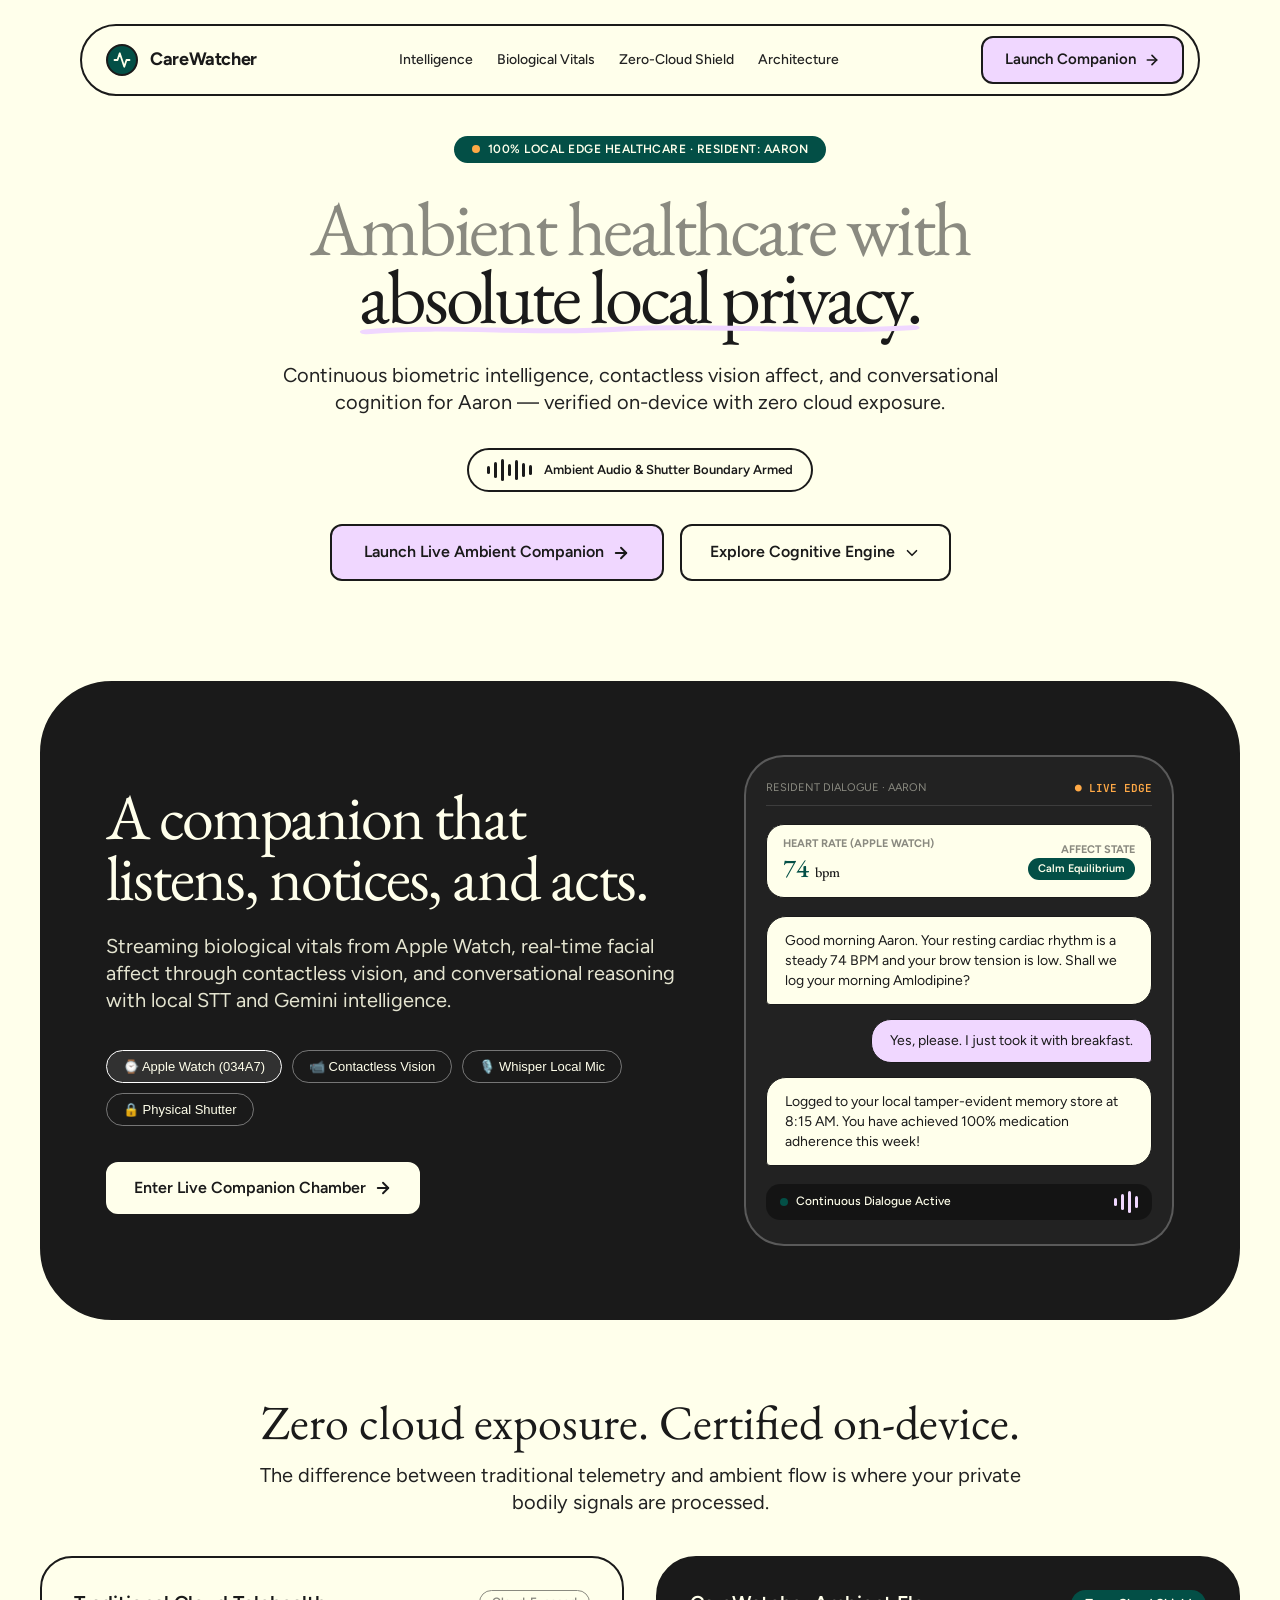
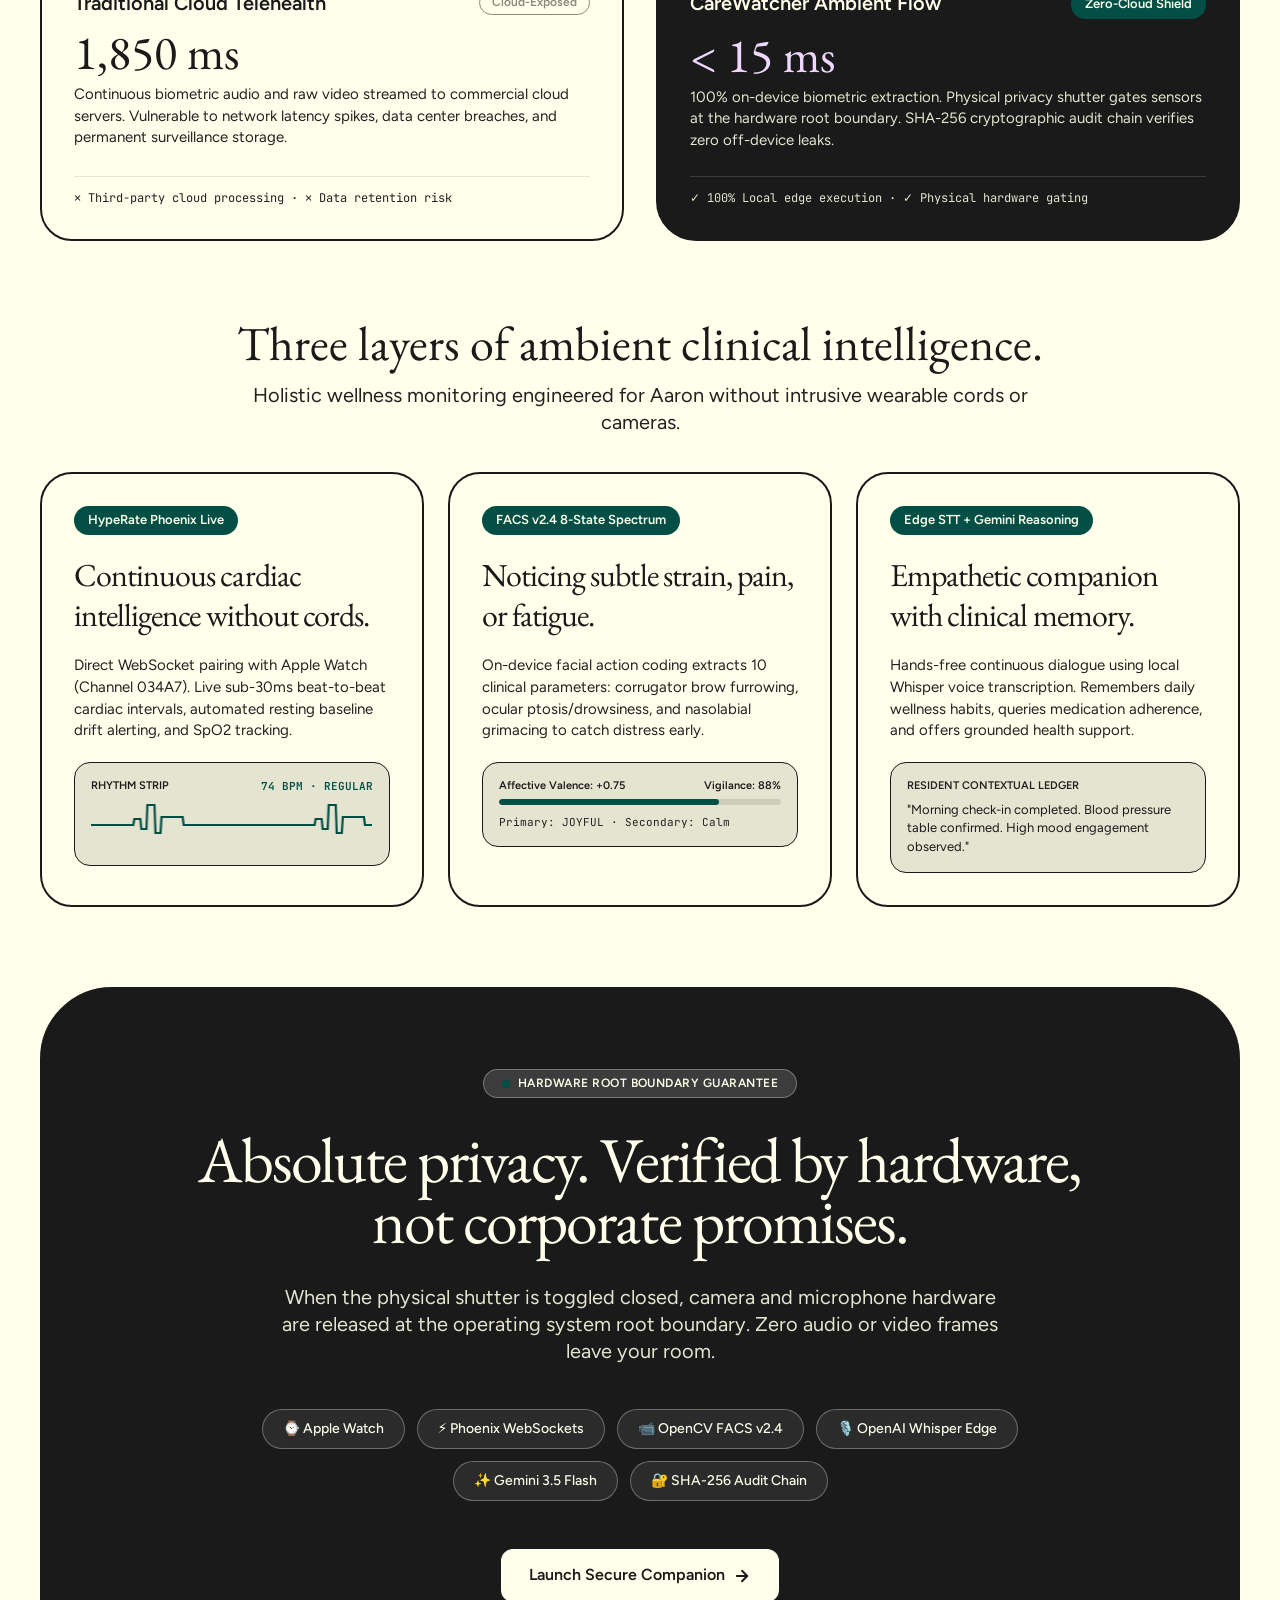
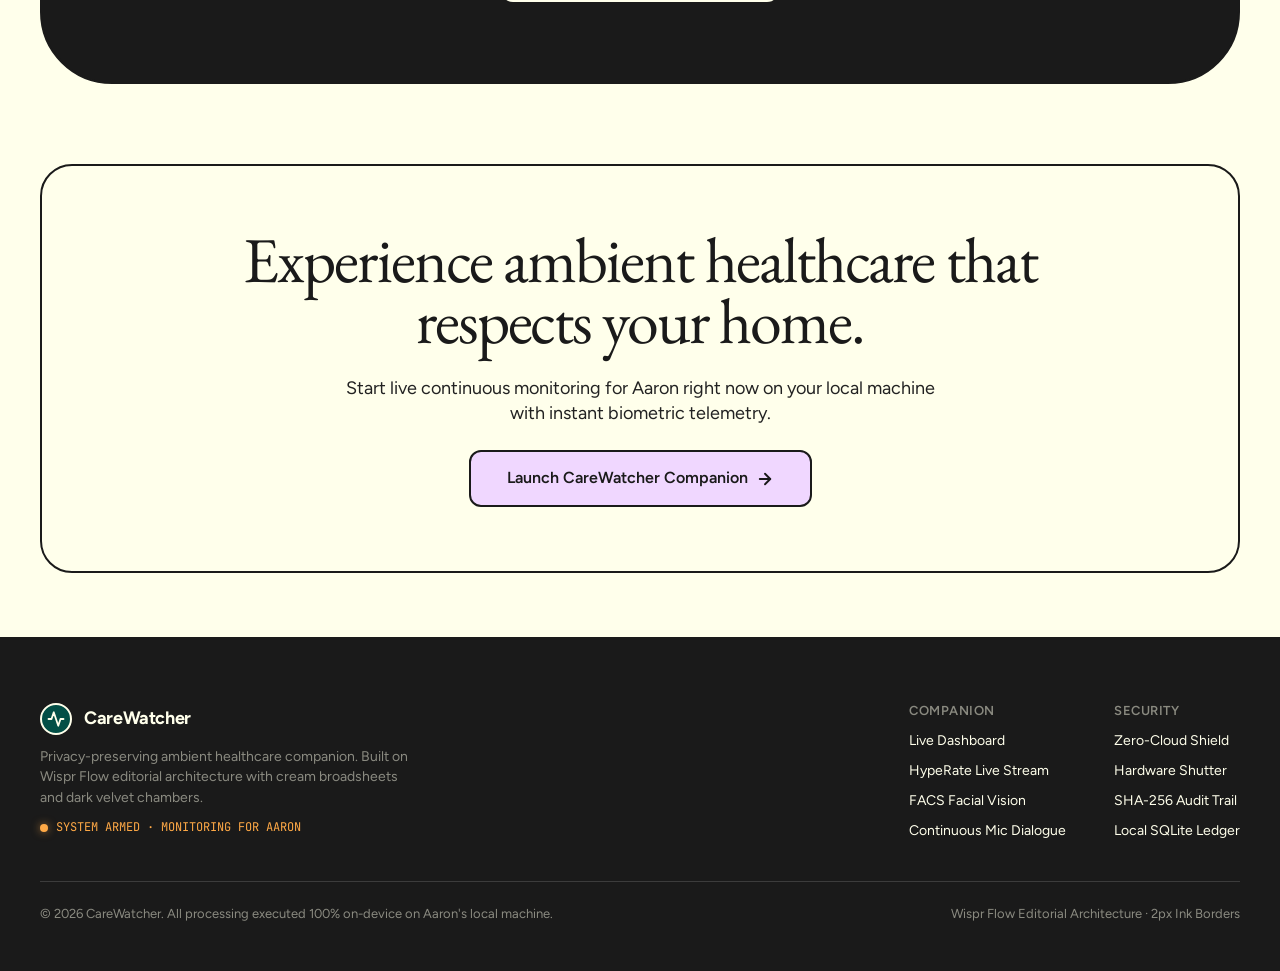
<file: web/landing.html>
<!DOCTYPE html>
<html lang="en">
<head>
  <meta charset="UTF-8">
  <meta name="viewport" content="width=device-width, initial-scale=1.0">
  <title>CareWatcher — Ambient Healthcare with Absolute Local Privacy</title>
  <meta name="description" content="Continuous biometric intelligence, contactless vision affect, and conversational cognition for Aaron — verified on-device with zero cloud exposure.">
  
  <!-- Google Fonts: EB Garamond, Figtree, JetBrains Mono -->
  <link rel="preconnect" href="https://fonts.googleapis.com">
  <link rel="preconnect" href="https://fonts.gstatic.com" crossorigin>
  <link href="https://fonts.googleapis.com/css2?family=EB+Garamond:ital,wght@0,400;0,500;1,400&family=Figtree:wght@400;500;600;700&family=JetBrains+Mono:wght@400;500;600&display=swap" rel="stylesheet">
  
  <link rel="stylesheet" href="landing.css">
</head>
<body>

  <!-- ── 1. Floating Navigation Pill ── -->
  <header class="nav-pill-wrapper">
    <nav class="floating-nav" aria-label="Main Navigation">
      <div class="brand-mark">
        <div class="brand-glyph" aria-hidden="true">
          <svg width="18" height="18" viewBox="0 0 24 24" fill="none" stroke="currentColor" stroke-width="2.4" stroke-linecap="round" stroke-linejoin="round">
            <path d="M22 12h-4l-3 9L9 3l-3 9H2"/>
          </svg>
        </div>
        <span>CareWatcher</span>
      </div>

      <div class="nav-links">
        <a href="#cognition" class="nav-link">Intelligence</a>
        <a href="#vitals" class="nav-link">Biological Vitals</a>
        <a href="#privacy" class="nav-link">Zero-Cloud Shield</a>
        <a href="#comparison" class="nav-link">Architecture</a>
      </div>

      <div class="nav-actions">
        <a href="/dashboard" class="btn-cta-primary" id="navCtaBtn">
          <span>Launch Companion</span>
          <svg width="16" height="16" viewBox="0 0 24 24" fill="none" stroke="currentColor" stroke-width="2.5" stroke-linecap="round" stroke-linejoin="round">
            <line x1="5" y1="12" x2="19" y2="12"></line>
            <polyline points="12 5 19 12 12 19"></polyline>
          </svg>
        </a>
      </div>
    </nav>
  </header>

  <main class="landing-wrap">

    <!-- ── 2. Hero Section (Cream Broadsheet) ── -->
    <section class="hero-section" aria-labelledby="heroHeadline">
      <div class="eyebrow-pill">
        <span class="eyebrow-dot" aria-hidden="true"></span>
        <span>100% Local Edge Healthcare · Resident: Aaron</span>
      </div>

      <!-- Two-Tone Display Headline: Fog Gray -> Vast Ink -->
      <h1 class="hero-display-headline" id="heroHeadline">
        <span class="headline-dim">Ambient healthcare with</span><br>
        <span class="headline-ink">
          <span class="headline-accent-wrap">
            absolute local privacy.
            <!-- Hand-drawn lavender SVG squiggle underline -->
            <svg class="squiggle-svg" viewBox="0 0 320 20" fill="none" xmlns="http://www.w3.org/2000/svg" preserveAspectRatio="none">
              <path d="M4 14C50 4 100 18 150 10C200 4 260 16 316 8" stroke="#f0d7ff" stroke-width="7" stroke-linecap="round" stroke-linejoin="round"/>
            </svg>
          </span>
        </span>
      </h1>

      <p class="hero-sub">
        Continuous biometric intelligence, contactless vision affect, and conversational cognition for Aaron — verified on-device with zero cloud exposure.
      </p>

      <!-- Waveform Visualizer Pill -->
      <div class="waveform-pill" aria-label="Real-time acoustic audio sensor ready">
        <div class="waveform-bars" aria-hidden="true">
          <span class="waveform-bar"></span>
          <span class="waveform-bar"></span>
          <span class="waveform-bar"></span>
          <span class="waveform-bar"></span>
          <span class="waveform-bar"></span>
          <span class="waveform-bar"></span>
          <span class="waveform-bar"></span>
        </div>
        <span class="waveform-label">Ambient Audio & Shutter Boundary Armed</span>
      </div>

      <div class="hero-actions">
        <a href="/dashboard" class="btn-cta-primary" style="padding: 16px 32px; font-size: 16px;">
          <span>Launch Live Ambient Companion</span>
          <svg width="18" height="18" viewBox="0 0 24 24" fill="none" stroke="currentColor" stroke-width="2.5" stroke-linecap="round" stroke-linejoin="round">
            <line x1="5" y1="12" x2="19" y2="12"></line>
            <polyline points="12 5 19 12 12 19"></polyline>
          </svg>
        </a>
        <a href="#cognition" class="btn-outlined-cream" style="padding: 16px 28px; font-size: 16px;">
          <span>Explore Cognitive Engine</span>
          <svg width="18" height="18" viewBox="0 0 24 24" fill="none" stroke="currentColor" stroke-width="2.2" stroke-linecap="round" stroke-linejoin="round">
            <polyline points="6 9 12 15 18 9"></polyline>
          </svg>
        </a>
      </div>
    </section>

    <!-- ── 3. Dark Velvet Feature Chamber (Section 1) ── -->
    <section class="dark-chamber" id="cognition" aria-labelledby="chamber1Heading">
      <div class="feature-chamber-grid">
        <div class="chamber-copy">
          <h2 class="chamber-heading" id="chamber1Heading">
            A companion that listens, notices, and acts.
          </h2>
          <p class="chamber-sub">
            Streaming biological vitals from Apple Watch, real-time facial affect through contactless vision, and conversational reasoning with local STT and Gemini intelligence.
          </p>

          <!-- Platform Selector Row -->
          <div class="platform-pill-row" role="tablist">
            <button class="platform-pill active" onclick="switchMockup('watch')">
              <span>⌚ Apple Watch (034A7)</span>
            </button>
            <button class="platform-pill" onclick="switchMockup('vision')">
              <span>📹 Contactless Vision</span>
            </button>
            <button class="platform-pill" onclick="switchMockup('voice')">
              <span>🎙️ Whisper Local Mic</span>
            </button>
            <button class="platform-pill" onclick="switchMockup('shutter')">
              <span>🔒 Physical Shutter</span>
            </button>
          </div>

          <a href="/dashboard" class="btn-chamber-light">
            <span>Enter Live Companion Chamber</span>
            <svg width="18" height="18" viewBox="0 0 24 24" fill="none" stroke="currentColor" stroke-width="2.5" stroke-linecap="round" stroke-linejoin="round">
              <line x1="5" y1="12" x2="19" y2="12"></line>
              <polyline points="12 5 19 12 12 19"></polyline>
            </svg>
          </a>
        </div>

        <!-- Flat Phone Mockup (Illustration) -->
        <div class="phone-mockup" aria-label="CareWatcher Live Dialogue Demonstration">
          <div class="mockup-top-bar">
            <span>RESIDENT DIALOGUE · AARON</span>
            <span style="color: var(--color-ember-glow); font-family: var(--font-mono); font-weight: 600;">● LIVE EDGE</span>
          </div>

          <div class="mockup-vitals-card">
            <div>
              <div style="font-size: 11px; font-weight: 700; text-transform: uppercase; color: var(--color-fog);">Heart Rate (Apple Watch)</div>
              <div class="vitals-stat-big" id="mockupBpm">74 <span style="font-size: 14px; color: var(--color-vast-ink);">bpm</span></div>
            </div>
            <div style="text-align: right;">
              <div style="font-size: 11px; font-weight: 700; text-transform: uppercase; color: var(--color-fog);">Affect State</div>
              <span class="badge-teal-status" style="font-size: 11px; padding: 4px 10px;">Calm Equilibrium</span>
            </div>
          </div>

          <div class="mockup-chat-body" id="mockupChat">
            <div class="chat-bubble-cream">
              Good morning Aaron. Your resting cardiac rhythm is a steady 74 BPM and your brow tension is low. Shall we log your morning Amlodipine?
            </div>
            <div class="chat-bubble-user">
              Yes, please. I just took it with breakfast.
            </div>
            <div class="chat-bubble-cream">
              Logged to your local tamper-evident memory store at 8:15 AM. You have achieved 100% medication adherence this week!
            </div>
          </div>

          <!-- Bottom Waveform In Mockup -->
          <div style="display: flex; align-items: center; justify-content: space-between; background: rgba(0,0,0,0.4); border-radius: 14px; padding: 10px 14px;">
            <div style="display: flex; align-items: center; gap: 8px;">
              <span style="width: 8px; height: 8px; border-radius: 50%; background: var(--color-forest-ink);"></span>
              <span style="font-size: 12px; color: var(--color-lumen-cream); font-weight: 500;">Continuous Dialogue Active</span>
            </div>
            <div class="waveform-bars" style="height: 16px;">
              <span class="waveform-bar" style="background: var(--color-lavender-whisper);"></span>
              <span class="waveform-bar" style="background: var(--color-lavender-whisper);"></span>
              <span class="waveform-bar" style="background: var(--color-lavender-whisper);"></span>
              <span class="waveform-bar" style="background: var(--color-lavender-whisper);"></span>
            </div>
          </div>
        </div>
      </div>
    </section>

    <!-- ── 4. Comparison Card Pair (Section 2) ── -->
    <section class="comparison-section" id="comparison" aria-labelledby="compHeading">
      <div class="section-editorial-header">
        <h2 class="section-editorial-title" id="compHeading">
          Zero cloud exposure. Certified on-device.
        </h2>
        <p class="section-editorial-sub">
          The difference between traditional telemetry and ambient flow is where your private bodily signals are processed.
        </p>
      </div>

      <div class="comparison-grid">
        <!-- Left: Standard Cream Card -->
        <article class="content-card-cream">
          <div>
            <div class="card-top">
              <h3 class="card-title-lg">Traditional Cloud Telehealth</h3>
              <span style="font-size: 12px; font-weight: 600; color: var(--color-fog); border: 1.5px solid var(--color-fog); border-radius: 9999px; padding: 4px 12px;">Cloud-Exposed</span>
            </div>
            <div class="stat-giant">1,850 ms</div>
            <p class="card-desc">
              Continuous biometric audio and raw video streamed to commercial cloud servers. Vulnerable to network latency spikes, data center breaches, and permanent surveillance storage.
            </p>
          </div>
          <div style="font-family: var(--font-mono); font-size: 12px; color: var(--color-charcoal); border-top: 1px solid var(--color-lumen-stone); padding-top: 14px;">
            ✕ Third-party cloud processing · ✕ Data retention risk
          </div>
        </article>

        <!-- Right: Inset Dark Card -->
        <article class="content-card-dark">
          <div>
            <div class="card-top">
              <h3 class="card-title-lg" style="color: var(--color-lumen-cream);">CareWatcher Ambient Flow</h3>
              <span class="badge-teal-status">Zero-Cloud Shield</span>
            </div>
            <div class="stat-giant" style="color: var(--color-lavender-whisper);">< 15 ms</div>
            <p class="card-desc">
              100% on-device biometric extraction. Physical privacy shutter gates sensors at the hardware root boundary. SHA-256 cryptographic audit chain verifies zero off-device leaks.
            </p>
          </div>
          <div style="font-family: var(--font-mono); font-size: 12px; color: var(--color-lumen-stone); border-top: 1px solid rgba(255,255,255,0.15); padding-top: 14px;">
            ✓ 100% Local edge execution · ✓ Physical hardware gating
          </div>
        </article>
      </div>
    </section>

    <!-- ── 5. Interactive 3-Pillar Clinical Feature Grid ── -->
    <section class="pillars-section" id="vitals" aria-labelledby="pillarsHeading">
      <div class="section-editorial-header" style="margin-bottom: 36px;">
        <h2 class="section-editorial-title" id="pillarsHeading">
          Three layers of ambient clinical intelligence.
        </h2>
        <p class="section-editorial-sub">
          Holistic wellness monitoring engineered for Aaron without intrusive wearable cords or cameras.
        </p>
      </div>

      <div class="pillars-grid">
        <!-- Pillar 1: Biological Vitals -->
        <article class="pillar-card">
          <span class="badge-teal-status">HypeRate Phoenix Live</span>
          <h3 class="pillar-heading">Continuous cardiac intelligence without cords.</h3>
          <p class="pillar-desc">
            Direct WebSocket pairing with Apple Watch (Channel 034A7). Live sub-30ms beat-to-beat cardiac intervals, automated resting baseline drift alerting, and SpO2 tracking.
          </p>

          <div class="pillar-widget">
            <div style="display: flex; justify-content: space-between; font-size: 11px; font-weight: 600; text-transform: uppercase;">
              <span>Rhythm Strip</span>
              <span style="color: var(--color-forest-ink); font-family: var(--font-mono);">74 BPM · Regular</span>
            </div>
            <canvas id="cardiacPreviewCanvas" width="280" height="48" class="live-cardiac-canvas-preview"></canvas>
          </div>
        </article>

        <!-- Pillar 2: Contactless Facial Affect -->
        <article class="pillar-card">
          <span class="badge-teal-status">FACS v2.4 8-State Spectrum</span>
          <h3 class="pillar-heading">Noticing subtle strain, pain, or fatigue.</h3>
          <p class="pillar-desc">
            On-device facial action coding extracts 10 clinical parameters: corrugator brow furrowing, ocular ptosis/drowsiness, and nasolabial grimacing to catch distress early.
          </p>

          <div class="pillar-widget" style="gap: 6px;">
            <div style="display: flex; justify-content: space-between; font-size: 11px; font-weight: 600;">
              <span>Affective Valence: +0.75</span>
              <span>Vigilance: 88%</span>
            </div>
            <div style="width: 100%; height: 6px; background: rgba(0,0,0,0.1); border-radius: 9999px; overflow: hidden;">
              <div style="width: 78%; height: 100%; background: var(--color-forest-ink); border-radius: 9999px;"></div>
            </div>
            <div style="font-size: 11px; color: var(--color-charcoal); font-family: var(--font-mono); margin-top: 4px;">
              Primary: JOYFUL · Secondary: Calm
            </div>
          </div>
        </article>

        <!-- Pillar 3: Conversational Cognition -->
        <article class="pillar-card">
          <span class="badge-teal-status">Edge STT + Gemini Reasoning</span>
          <h3 class="pillar-heading">Empathetic companion with clinical memory.</h3>
          <p class="pillar-desc">
            Hands-free continuous dialogue using local Whisper voice transcription. Remembers daily wellness habits, queries medication adherence, and offers grounded health support.
          </p>

          <div class="pillar-widget">
            <div style="font-size: 11px; font-weight: 600; text-transform: uppercase; color: var(--color-charcoal);">
              Resident Contextual Ledger
            </div>
            <div style="font-size: 13px; font-family: var(--font-figtree); color: var(--color-vast-ink); line-height: 1.4;">
              "Morning check-in completed. Blood pressure table confirmed. High mood engagement observed."
            </div>
          </div>
        </article>
      </div>
    </section>

    <!-- ── 6. Dark Velvet Security Chamber (Section 4) ── -->
    <section class="security-chamber" id="privacy" aria-labelledby="privacyHeading">
      <div class="eyebrow-pill" style="background: rgba(255,255,255,0.15); border: 1px solid rgba(255,255,255,0.3);">
        <span class="eyebrow-dot" style="background: var(--color-forest-ink);"></span>
        <span>Hardware Root Boundary Guarantee</span>
      </div>

      <h2 class="security-chamber-heading" id="privacyHeading">
        Absolute privacy. Verified by hardware, not corporate promises.
      </h2>
      <p class="security-chamber-sub">
        When the physical shutter is toggled closed, camera and microphone hardware are released at the operating system root boundary. Zero audio or video frames leave your room.
      </p>

      <!-- Works Everywhere Integration Parade -->
      <div class="integration-parade" aria-label="Supported local integrations">
        <div class="integration-chip">
          <span>⌚ Apple Watch</span>
        </div>
        <div class="integration-chip">
          <span>⚡ Phoenix WebSockets</span>
        </div>
        <div class="integration-chip">
          <span>📹 OpenCV FACS v2.4</span>
        </div>
        <div class="integration-chip">
          <span>🎙️ OpenAI Whisper Edge</span>
        </div>
        <div class="integration-chip">
          <span>✨ Gemini 3.5 Flash</span>
        </div>
        <div class="integration-chip">
          <span>🔐 SHA-256 Audit Chain</span>
        </div>
      </div>

      <div style="margin-top: 16px;">
        <a href="/dashboard" class="btn-chamber-light">
          <span>Launch Secure Companion</span>
          <svg width="18" height="18" viewBox="0 0 24 24" fill="none" stroke="currentColor" stroke-width="2.5" stroke-linecap="round" stroke-linejoin="round">
            <line x1="5" y1="12" x2="19" y2="12"></line>
            <polyline points="12 5 19 12 12 19"></polyline>
          </svg>
        </a>
      </div>
    </section>

    <!-- ── 7. Editorial CTA Band ── -->
    <section class="editorial-cta-band" aria-labelledby="editorialCtaTitle">
      <h2 class="editorial-cta-title" id="editorialCtaTitle">
        Experience ambient healthcare that respects your home.
      </h2>
      <p style="font-size: 18px; color: var(--color-charcoal); max-width: 600px; line-height: 1.4;">
        Start live continuous monitoring for Aaron right now on your local machine with instant biometric telemetry.
      </p>
      <div style="display: flex; gap: 16px; flex-wrap: wrap; justify-content: center;">
        <a href="/dashboard" class="btn-cta-primary" style="padding: 16px 36px; font-size: 16px;">
          <span>Launch CareWatcher Companion</span>
          <svg width="18" height="18" viewBox="0 0 24 24" fill="none" stroke="currentColor" stroke-width="2.5" stroke-linecap="round" stroke-linejoin="round">
            <line x1="5" y1="12" x2="19" y2="12"></line>
            <polyline points="12 5 19 12 12 19"></polyline>
          </svg>
        </a>
      </div>
    </section>

  </main>

  <!-- ── 8. Full-Width Dark Band Footer ── -->
  <footer class="dark-footer">
    <div class="footer-inner">
      <div class="footer-top">
        <div class="footer-brand-col">
          <div class="brand-mark" style="color: var(--color-lumen-cream);">
            <div class="brand-glyph" style="background: var(--color-forest-ink); color: var(--color-lumen-cream); border: 2px solid var(--color-lumen-cream);">
              <svg width="18" height="18" viewBox="0 0 24 24" fill="none" stroke="currentColor" stroke-width="2.4" stroke-linecap="round" stroke-linejoin="round">
                <path d="M22 12h-4l-3 9L9 3l-3 9H2"/>
              </svg>
            </div>
            <span>CareWatcher</span>
          </div>
          <p style="font-size: 14px; color: var(--color-fog); line-height: 1.45;">
            Privacy-preserving ambient healthcare companion. Built on Wispr Flow editorial architecture with cream broadsheets and dark velvet chambers.
          </p>
          <div class="footer-status-tag">
            <span class="footer-dot"></span>
            <span>SYSTEM ARMED · MONITORING FOR AARON</span>
          </div>
        </div>

        <div class="footer-links-grid">
          <div class="footer-col">
            <span class="footer-col-title">Companion</span>
            <a href="/dashboard" class="footer-link">Live Dashboard</a>
            <a href="/dashboard" class="footer-link">HypeRate Live Stream</a>
            <a href="/dashboard" class="footer-link">FACS Facial Vision</a>
            <a href="/dashboard" class="footer-link">Continuous Mic Dialogue</a>
          </div>

          <div class="footer-col">
            <span class="footer-col-title">Security</span>
            <a href="#privacy" class="footer-link">Zero-Cloud Shield</a>
            <a href="#privacy" class="footer-link">Hardware Shutter</a>
            <a href="/dashboard" class="footer-link">SHA-256 Audit Trail</a>
            <a href="/dashboard" class="footer-link">Local SQLite Ledger</a>
          </div>
        </div>
      </div>

      <div class="footer-bottom">
        <span>© 2026 CareWatcher. All processing executed 100% on-device on Aaron's local machine.</span>
        <span>Wispr Flow Editorial Architecture · 2px Ink Borders</span>
      </div>
    </div>
  </footer>

  <!-- ── Interactive Script for Landing Page (ECG Canvas, Mockup Switcher) ── -->
  <script>
    // 1. Interactive Cardiac Rhythm Canvas Preview
    const canvas = document.getElementById("cardiacPreviewCanvas");
    if (canvas) {
      const ctx = canvas.getContext("2d");
      let offset = 0;
      function drawCardiac() {
        ctx.fillStyle = "#e4e4d0";
        ctx.fillRect(0, 0, canvas.width, canvas.height);
        
        ctx.strokeStyle = "#034f46";
        ctx.lineWidth = 2.2;
        ctx.beginPath();
        
        const w = canvas.width;
        const h = canvas.height;
        const midY = h / 2;
        
        for (let x = 0; x < w; x++) {
          const t = (x + offset) % 180;
          let y = midY;
          if (t > 70 && t < 78) {
            y = midY - 6; // P wave
          } else if (t >= 78 && t < 84) {
            y = midY + 4; // Q wave
          } else if (t >= 84 && t < 92) {
            y = midY - 20; // R peak
          } else if (t >= 92 && t < 98) {
            y = midY + 8; // S wave
          } else if (t >= 98 && t < 120) {
            y = midY - 8; // T wave
          }
          if (x === 0) ctx.moveTo(x, y);
          else ctx.lineTo(x, y);
        }
        ctx.stroke();
        offset = (offset + 2) % 180;
        requestAnimationFrame(drawCardiac);
      }
      drawCardiac();
    }

    // 2. Platform Mockup Tab Switcher
    function switchMockup(tab) {
      const pills = document.querySelectorAll('.platform-pill');
      pills.forEach(p => p.classList.remove('active'));
      event.currentTarget.classList.add('active');

      const chat = document.getElementById("mockupChat");
      const bpm = document.getElementById("mockupBpm");
      if (!chat) return;

      if (tab === 'watch') {
        if (bpm) bpm.innerHTML = '74 <span style="font-size: 14px; color: var(--color-vast-ink);">bpm</span>';
        chat.innerHTML = `
          <div class="chat-bubble-cream">Good morning Aaron. Your resting cardiac rhythm is a steady 74 BPM and your brow tension is low. Shall we log your morning Amlodipine?</div>
          <div class="chat-bubble-user">Yes, please. I just took it with breakfast.</div>
          <div class="chat-bubble-cream">Logged to your local tamper-evident memory store at 8:15 AM. You have achieved 100% medication adherence this week!</div>
        `;
      } else if (tab === 'vision') {
        if (bpm) bpm.innerHTML = '92% <span style="font-size: 14px; color: var(--color-vast-ink);">valence</span>';
        chat.innerHTML = `
          <div class="chat-bubble-cream">Resident Aaron detected. FACS v2.4 affect scan: Smile score 84%, corrugator brow tension low (relaxed), ocular aperture 85% (alert).</div>
          <div class="chat-bubble-user">I'm feeling very refreshed after my morning walk.</div>
          <div class="chat-bubble-cream">Delighted to hear that, Aaron! Your positive affect trend has been stable for 4 consecutive hours.</div>
        `;
      } else if (tab === 'voice') {
        if (bpm) bpm.innerHTML = '0 <span style="font-size: 14px; color: var(--color-vast-ink);">cloud ms</span>';
        chat.innerHTML = `
          <div class="chat-bubble-cream">Local Whisper model listening continuously. Hands-free speech recognition active with zero external audio transmission.</div>
          <div class="chat-bubble-user">CareWatcher, what is my schedule for today?</div>
          <div class="chat-bubble-cream">At 2:30 PM you have a garden walk scheduled, followed by your afternoon hydration reminder.</div>
        `;
      } else if (tab === 'shutter') {
        if (bpm) bpm.innerHTML = 'GATED <span style="font-size: 14px; color: var(--color-vast-ink);">root</span>';
        chat.innerHTML = `
          <div class="chat-bubble-cream" style="border-color: var(--color-ember-glow);">🔒 Physical Privacy Shutter engaged. Camera sensor powered down at hardware root boundary. Zero frames captured.</div>
          <div class="chat-bubble-user">Safe to rest now.</div>
          <div class="chat-bubble-cream">Shutter state confirmed CLOSED. Your privacy boundary is fully locked on-device.</div>
        `;
      }
    }
  </script>
</body>
</html>
</file>
<file: web/landing.css>
/* ═══════════════════════════════════════════════════════════════════
   CareWatcher — Wispr Flow Design System (Landing Page)
   Theme: Mixed (Cream Broadsheet, Dark Velvet Chambers)
   ═══════════════════════════════════════════════════════════════════ */

:root {
  /* ── Colors ── */
  --color-lavender-whisper: #f0d7ff; /* Primary CTA fill, accent surfaces */
  --color-forest-ink: #034f46;       /* Secondary brand surface, teal pill badges */
  --color-ember-glow: #ffa946;       /* Live/active state accent */
  --color-vast-ink: #1a1a1a;         /* Primary text, button borders, dark sections */
  --color-lumen-cream: #ffffeb;      /* Dominant page canvas, card surfaces, button fills */
  --color-lumen-stone: #e4e4d0;      /* Subtle borders, nav pill background, dividers */
  --color-fog: #8a8a80;              /* Muted captions, helper text */
  --color-charcoal: #222222;         /* Secondary button text */
  --color-pure-white: #ffffff;       /* Badge borders on dark surfaces */

  /* ── Typography — Font Families ── */
  --font-eb-garamond: 'EB Garamond', Cormorant Garamond, Georgia, serif;
  --font-figtree: 'Figtree', ui-sans-serif, system-ui, -apple-system, sans-serif;
  --font-mono: 'JetBrains Mono', ui-monospace, monospace;

  /* ── Typography — Scale ── */
  --text-caption: 14px;
  --leading-caption: 1.3;
  --text-body-sm: 16px;
  --leading-body-sm: 1.3;
  --text-body: 20px;
  --leading-body: 1.35;
  --text-subheading: 24px;
  --leading-subheading: 1.3;
  --text-heading-sm: 32px;
  --leading-heading-sm: 1.25;
  --tracking-heading-sm: -0.96px;
  --text-heading: 48px;
  --leading-heading: 0.95;
  --text-heading-lg: 64px;
  --leading-heading-lg: 0.95;
  --tracking-heading-lg: -1.92px;
  --text-display: clamp(48px, 6vw, 110px);
  --leading-display: 0.88;
  --tracking-display: -3.2px;

  /* ── Spacing ── */
  --spacing-8: 8px;
  --spacing-16: 16px;
  --spacing-24: 24px;
  --spacing-32: 32px;
  --spacing-40: 40px;
  --spacing-48: 48px;
  --spacing-56: 56px;
  --spacing-64: 64px;
  --spacing-80: 80px;
  --spacing-96: 96px;
  --spacing-128: 128px;

  /* ── Border Radius ── */
  --radius-cards: 32px;
  --radius-badges: 9999px;
  --radius-inputs: 12px;
  --radius-buttons: 12px;
  --radius-sections: 64px;
  --radius-dark-chamber: 72px;

  /* ── Signatures ── */
  --border-ink: 2px solid var(--color-vast-ink);
  --border-cream: 2px solid var(--color-lumen-cream);
  --border-stone: 1.5px solid var(--color-lumen-stone);
}

*, *::before, *::after {
  box-sizing: border-box;
  margin: 0;
  padding: 0;
}

html {
  scroll-behavior: smooth;
  background-color: var(--color-lumen-cream);
}

body {
  background-color: var(--color-lumen-cream);
  color: var(--color-vast-ink);
  font-family: var(--font-figtree);
  font-size: var(--text-body-sm);
  line-height: var(--leading-body-sm);
  -webkit-font-smoothing: antialiased;
  overflow-x: hidden;
  padding: 24px 20px 0;
}

a {
  color: inherit;
  text-decoration: none;
}

/* ── Container Max-Width 1200px ── */
.landing-wrap {
  max-width: 1200px;
  margin: 0 auto;
  display: flex;
  flex-direction: column;
  gap: var(--spacing-80);
}

/* ═══════════════════════════════════════════════════════════════════
   1. Floating Navigation Pill
   ═══════════════════════════════════════════════════════════════════ */
.nav-pill-wrapper {
  position: sticky;
  top: 20px;
  z-index: 100;
  display: flex;
  justify-content: center;
  width: 100%;
}

.floating-nav {
  display: flex;
  align-items: center;
  justify-content: space-between;
  gap: 20px;
  background-color: var(--color-lumen-cream);
  border: var(--border-ink);
  border-radius: var(--radius-badges);
  padding: 10px 14px 10px 24px;
  width: 100%;
  max-width: 1120px;
}

.brand-mark {
  display: flex;
  align-items: center;
  gap: 12px;
  font-family: var(--font-figtree);
  font-weight: 700;
  font-size: 18px;
  letter-spacing: -0.02em;
  color: var(--color-vast-ink);
}

.brand-glyph {
  width: 32px;
  height: 32px;
  border-radius: 50%;
  background-color: var(--color-forest-ink);
  color: var(--color-lumen-cream);
  display: flex;
  align-items: center;
  justify-content: center;
  border: var(--border-ink);
}

.nav-links {
  display: flex;
  align-items: center;
  gap: 24px;
}

.nav-link {
  font-family: var(--font-figtree);
  font-size: 14px;
  font-weight: 500;
  color: var(--color-charcoal);
  transition: color 0.15s ease;
}

.nav-link:hover {
  color: var(--color-vast-ink);
  text-decoration: underline;
}

.nav-actions {
  display: flex;
  align-items: center;
  gap: 10px;
}

/* ── Primary CTA Button (Lavender Whisper #f0d7ff) ── */
.btn-cta-primary {
  display: inline-flex;
  align-items: center;
  justify-content: center;
  gap: 8px;
  background-color: var(--color-lavender-whisper);
  color: var(--color-vast-ink);
  border: var(--border-ink);
  border-radius: var(--radius-buttons);
  padding: 12px 22px;
  font-family: var(--font-figtree);
  font-size: 15px;
  font-weight: 600;
  cursor: pointer;
  white-space: nowrap;
  transition: transform 0.15s ease, filter 0.15s ease;
}

.btn-cta-primary:hover {
  transform: translateY(-1px);
  filter: brightness(1.03);
}

.btn-cta-primary:active {
  transform: translateY(1px);
}

/* Outlined Secondary Button */
.btn-outlined-cream {
  display: inline-flex;
  align-items: center;
  justify-content: center;
  gap: 8px;
  background-color: var(--color-lumen-cream);
  color: var(--color-vast-ink);
  border: var(--border-ink);
  border-radius: var(--radius-buttons);
  padding: 12px 22px;
  font-family: var(--font-figtree);
  font-size: 15px;
  font-weight: 600;
  cursor: pointer;
  white-space: nowrap;
  transition: transform 0.15s ease, background-color 0.15s ease;
}

.btn-outlined-cream:hover {
  transform: translateY(-1px);
  background-color: var(--color-lumen-stone);
}

/* ═══════════════════════════════════════════════════════════════════
   2. Hero Section (Cream Broadsheet)
   ═══════════════════════════════════════════════════════════════════ */
.hero-section {
  display: flex;
  flex-direction: column;
  align-items: center;
  text-align: center;
  padding: 40px 16px 20px;
  gap: var(--spacing-32);
}

.eyebrow-pill {
  display: inline-flex;
  align-items: center;
  gap: 8px;
  background-color: var(--color-forest-ink);
  color: var(--color-lumen-cream);
  border-radius: var(--radius-badges);
  padding: 6px 18px;
  font-size: 12px;
  font-weight: 600;
  letter-spacing: 0.04em;
  text-transform: uppercase;
}

.eyebrow-dot {
  width: 8px;
  height: 8px;
  border-radius: 50%;
  background-color: var(--color-ember-glow);
}

/* Two-tone headline: Fog gray -> Vast Ink */
.hero-display-headline {
  font-family: var(--font-eb-garamond);
  font-size: var(--text-display);
  font-weight: 400;
  line-height: var(--leading-display);
  letter-spacing: var(--tracking-display);
  max-width: 1040px;
}

.headline-dim {
  color: var(--color-fog);
}

.headline-ink {
  color: var(--color-vast-ink);
}

.headline-accent-wrap {
  position: relative;
  display: inline-block;
}

.squiggle-svg {
  position: absolute;
  left: 0;
  bottom: -6px;
  width: 100%;
  height: 14px;
  pointer-events: none;
}

.hero-sub {
  font-family: var(--font-figtree);
  font-size: var(--text-body);
  line-height: var(--leading-body);
  color: var(--color-charcoal);
  max-width: 780px;
}

/* Waveform Visualizer Pill (Hero Functional Mark) */
.waveform-pill {
  display: inline-flex;
  align-items: center;
  gap: 12px;
  background-color: var(--color-lumen-cream);
  border: var(--border-ink);
  border-radius: var(--radius-badges);
  padding: 8px 18px;
}

.waveform-label {
  font-size: 13px;
  font-weight: 600;
  color: var(--color-vast-ink);
}

.waveform-bars {
  display: flex;
  align-items: center;
  gap: 4px;
  height: 24px;
}

.waveform-bar {
  width: 3px;
  background-color: var(--color-vast-ink);
  border-radius: 2px;
  animation: pulseWave 1.4s ease-in-out infinite alternate;
}

.waveform-bar:nth-child(1) { height: 8px; animation-delay: 0.1s; }
.waveform-bar:nth-child(2) { height: 16px; animation-delay: 0.3s; }
.waveform-bar:nth-child(3) { height: 22px; animation-delay: 0.5s; }
.waveform-bar:nth-child(4) { height: 12px; animation-delay: 0.2s; }
.waveform-bar:nth-child(5) { height: 20px; animation-delay: 0.4s; }
.waveform-bar:nth-child(6) { height: 14px; animation-delay: 0.6s; }
.waveform-bar:nth-child(7) { height: 10px; animation-delay: 0.15s; }

@keyframes pulseWave {
  0% { transform: scaleY(0.4); }
  100% { transform: scaleY(1.2); }
}

.hero-actions {
  display: flex;
  align-items: center;
  justify-content: center;
  gap: 16px;
  flex-wrap: wrap;
}

/* ═══════════════════════════════════════════════════════════════════
   3. Dark Velvet Feature Chamber (Section 1)
   ═══════════════════════════════════════════════════════════════════ */
.dark-chamber {
  background-color: var(--color-vast-ink);
  color: var(--color-lumen-cream);
  border-radius: var(--radius-dark-chamber);
  padding: 72px 64px;
  border: var(--border-ink);
}

.feature-chamber-grid {
  display: grid;
  grid-template-columns: 1.15fr 0.85fr;
  gap: 56px;
  align-items: center;
}

.chamber-heading {
  font-family: var(--font-eb-garamond);
  font-size: var(--text-heading-lg);
  font-weight: 400;
  line-height: var(--leading-heading-lg);
  letter-spacing: var(--tracking-heading-lg);
  color: var(--color-lumen-cream);
  margin-bottom: 24px;
}

.chamber-sub {
  font-family: var(--font-figtree);
  font-size: var(--text-body);
  line-height: var(--leading-body);
  color: var(--color-lumen-stone);
  margin-bottom: 36px;
}

/* Platform Pill Selector Row */
.platform-pill-row {
  display: flex;
  align-items: center;
  gap: 10px;
  flex-wrap: wrap;
  margin-bottom: 36px;
}

.platform-pill {
  display: inline-flex;
  align-items: center;
  gap: 8px;
  background: transparent;
  color: var(--color-lumen-cream);
  border: 1.5px solid rgba(255, 255, 255, 0.4);
  border-radius: 1000px;
  padding: 8px 16px;
  font-size: 13px;
  font-weight: 500;
  transition: border-color 0.2s ease, background 0.2s ease;
}

.platform-pill.active,
.platform-pill:hover {
  border-color: var(--color-pure-white);
  background: rgba(255, 255, 255, 0.1);
}

/* In-Chamber White CTA Button */
.btn-chamber-light {
  display: inline-flex;
  align-items: center;
  gap: 8px;
  background-color: var(--color-lumen-cream);
  color: var(--color-vast-ink);
  border: 2px solid var(--color-lumen-cream);
  border-radius: var(--radius-buttons);
  padding: 14px 26px;
  font-family: var(--font-figtree);
  font-size: 16px;
  font-weight: 600;
  cursor: pointer;
  transition: transform 0.15s ease, filter 0.15s ease;
}

.btn-chamber-light:hover {
  transform: translateY(-1px);
  filter: brightness(1.04);
}

/* Flat Phone Mockup (Illustration, not render) */
.phone-mockup {
  background-color: #222222;
  border: 2px solid rgba(255, 255, 255, 0.25);
  border-radius: 40px;
  padding: 24px 20px;
  display: flex;
  flex-direction: column;
  gap: 18px;
  box-shadow: none;
}

.mockup-top-bar {
  display: flex;
  justify-content: space-between;
  align-items: center;
  font-size: 11px;
  color: var(--color-fog);
  border-bottom: 1px solid rgba(255, 255, 255, 0.12);
  padding-bottom: 10px;
}

.mockup-chat-body {
  display: flex;
  flex-direction: column;
  gap: 14px;
}

.chat-bubble-cream {
  background-color: var(--color-lumen-cream);
  color: var(--color-vast-ink);
  border-radius: 20px 20px 20px 4px;
  padding: 14px 18px;
  font-size: 14px;
  line-height: 1.4;
  border: 1.5px solid var(--color-vast-ink);
}

.chat-bubble-user {
  align-self: flex-end;
  background-color: var(--color-lavender-whisper);
  color: var(--color-vast-ink);
  border-radius: 20px 20px 4px 20px;
  padding: 12px 18px;
  font-size: 14px;
  border: 1.5px solid var(--color-vast-ink);
  max-width: 80%;
}

.mockup-vitals-card {
  background-color: var(--color-lumen-cream);
  color: var(--color-vast-ink);
  border-radius: 18px;
  padding: 12px 16px;
  border: 1.5px solid var(--color-vast-ink);
  display: flex;
  align-items: center;
  justify-content: space-between;
}

.vitals-stat-big {
  font-family: var(--font-eb-garamond);
  font-size: 26px;
  font-weight: 500;
  color: var(--color-forest-ink);
}

/* ═══════════════════════════════════════════════════════════════════
   4. Comparison Card Pair (Cream Section 2)
   ═══════════════════════════════════════════════════════════════════ */
.comparison-section {
  display: flex;
  flex-direction: column;
  gap: var(--spacing-40);
}

.section-editorial-header {
  text-align: center;
  max-width: 820px;
  margin: 0 auto;
}

.section-editorial-title {
  font-family: var(--font-eb-garamond);
  font-size: var(--text-heading);
  font-weight: 400;
  line-height: var(--leading-heading);
  color: var(--color-vast-ink);
  margin-bottom: 16px;
}

.section-editorial-sub {
  font-family: var(--font-figtree);
  font-size: var(--text-body);
  color: var(--color-charcoal);
  line-height: var(--leading-body);
}

.comparison-grid {
  display: grid;
  grid-template-columns: 1fr 1fr;
  gap: var(--spacing-32);
}

/* Standard Cream Card */
.content-card-cream {
  background-color: var(--color-lumen-cream);
  border: var(--border-ink);
  border-radius: var(--radius-cards);
  padding: var(--spacing-32);
  display: flex;
  flex-direction: column;
  justify-content: space-between;
  gap: 24px;
}

/* Inset Dark Card */
.content-card-dark {
  background-color: var(--color-vast-ink);
  color: var(--color-lumen-cream);
  border: var(--border-ink);
  border-radius: 40px;
  padding: var(--spacing-32);
  display: flex;
  flex-direction: column;
  justify-content: space-between;
  gap: 24px;
}

.card-top {
  display: flex;
  justify-content: space-between;
  align-items: flex-start;
  gap: 12px;
}

.card-title-lg {
  font-family: var(--font-figtree);
  font-size: 20px;
  font-weight: 600;
}

.stat-giant {
  font-family: var(--font-eb-garamond);
  font-size: var(--text-heading);
  font-weight: 400;
  line-height: 1;
  margin: 12px 0 8px;
}

.card-desc {
  font-size: 15px;
  line-height: 1.45;
  color: var(--color-charcoal);
}

.content-card-dark .card-desc {
  color: var(--color-lumen-stone);
}

/* ═══════════════════════════════════════════════════════════════════
   5. Interactive 3-Pillar Clinical Feature Grid
   ═══════════════════════════════════════════════════════════════════ */
.pillars-grid {
  display: grid;
  grid-template-columns: repeat(3, 1fr);
  gap: 24px;
}

.pillar-card {
  background-color: var(--color-lumen-cream);
  border: var(--border-ink);
  border-radius: var(--radius-cards);
  padding: var(--spacing-32);
  display: flex;
  flex-direction: column;
  gap: 20px;
}

/* Teal Status Badge */
.badge-teal-status {
  display: inline-flex;
  align-items: center;
  gap: 6px;
  background-color: var(--color-forest-ink);
  color: var(--color-lumen-cream);
  border-radius: 1000px;
  padding: 6px 14px;
  font-size: 13px;
  font-weight: 600;
  width: fit-content;
}

.pillar-heading {
  font-family: var(--font-eb-garamond);
  font-size: var(--text-heading-sm);
  font-weight: 400;
  line-height: var(--leading-heading-sm);
  letter-spacing: var(--tracking-heading-sm);
  color: var(--color-vast-ink);
}

.pillar-desc {
  font-size: 15px;
  line-height: 1.45;
  color: var(--color-charcoal);
}

/* Mini visual widget inside pillars */
.pillar-widget {
  background-color: var(--color-lumen-stone);
  border: 1.5px solid var(--color-vast-ink);
  border-radius: 16px;
  padding: 16px;
  display: flex;
  flex-direction: column;
  gap: 8px;
}

.live-cardiac-canvas-preview {
  width: 100%;
  height: 48px;
  display: block;
}

/* ═══════════════════════════════════════════════════════════════════
   6. Dark Velvet Security Chamber (Section 4)
   ═══════════════════════════════════════════════════════════════════ */
.security-chamber {
  background-color: var(--color-vast-ink);
  color: var(--color-lumen-cream);
  border-radius: var(--radius-dark-chamber);
  padding: 80px 64px;
  border: var(--border-ink);
  text-align: center;
  display: flex;
  flex-direction: column;
  align-items: center;
  gap: var(--spacing-32);
}

.security-chamber-heading {
  font-family: var(--font-eb-garamond);
  font-size: var(--text-heading-lg);
  font-weight: 400;
  line-height: var(--leading-heading-lg);
  letter-spacing: var(--tracking-heading-lg);
  max-width: 900px;
}

.security-chamber-sub {
  font-family: var(--font-figtree);
  font-size: var(--text-body);
  line-height: var(--leading-body);
  color: var(--color-lumen-stone);
  max-width: 720px;
}

/* Works Everywhere Integration Parade */
.integration-parade {
  display: flex;
  align-items: center;
  justify-content: center;
  gap: 12px;
  flex-wrap: wrap;
  max-width: 900px;
  margin-top: 12px;
}

.integration-chip {
  display: inline-flex;
  align-items: center;
  gap: 8px;
  background-color: rgba(255, 255, 255, 0.08);
  border: 1.5px solid rgba(255, 255, 255, 0.3);
  border-radius: 1000px;
  padding: 10px 20px;
  font-size: 14px;
  font-weight: 500;
  color: var(--color-lumen-cream);
}

/* ═══════════════════════════════════════════════════════════════════
   7. Editorial CTA Band
   ═══════════════════════════════════════════════════════════════════ */
.editorial-cta-band {
  background-color: var(--color-lumen-cream);
  border: var(--border-ink);
  border-radius: var(--radius-cards);
  padding: 64px 48px;
  text-align: center;
  display: flex;
  flex-direction: column;
  align-items: center;
  gap: 24px;
}

.editorial-cta-title {
  font-family: var(--font-eb-garamond);
  font-size: var(--text-heading-lg);
  font-weight: 400;
  line-height: var(--leading-heading-lg);
  letter-spacing: var(--tracking-heading-lg);
  max-width: 820px;
}

/* ═══════════════════════════════════════════════════════════════════
   8. Full-Width Dark Band Footer
   ═══════════════════════════════════════════════════════════════════ */
.dark-footer {
  background-color: var(--color-vast-ink);
  color: var(--color-lumen-cream);
  border-top: var(--border-ink);
  padding: 64px 32px 48px;
  margin-top: var(--spacing-64);
  margin-left: -20px;
  margin-right: -20px;
}

.footer-inner {
  max-width: 1200px;
  margin: 0 auto;
  display: flex;
  flex-direction: column;
  gap: 40px;
}

.footer-top {
  display: flex;
  justify-content: space-between;
  align-items: flex-start;
  gap: 32px;
  flex-wrap: wrap;
}

.footer-brand-col {
  display: flex;
  flex-direction: column;
  gap: 12px;
  max-width: 380px;
}

.footer-status-tag {
  display: inline-flex;
  align-items: center;
  gap: 8px;
  font-size: 12px;
  font-family: var(--font-mono);
  color: var(--color-ember-glow);
}

.footer-dot {
  width: 8px;
  height: 8px;
  border-radius: 50%;
  background-color: var(--color-ember-glow);
  box-shadow: 0 0 8px rgba(255, 169, 70, 0.6);
}

.footer-links-grid {
  display: flex;
  gap: 48px;
}

.footer-col {
  display: flex;
  flex-direction: column;
  gap: 12px;
}

.footer-col-title {
  font-size: 13px;
  font-weight: 600;
  text-transform: uppercase;
  letter-spacing: 0.04em;
  color: var(--color-fog);
}

.footer-link {
  font-size: 14px;
  color: var(--color-lumen-cream);
  transition: color 0.15s ease;
}

.footer-link:hover {
  text-decoration: underline;
}

.footer-bottom {
  display: flex;
  justify-content: space-between;
  align-items: center;
  border-top: 1px solid rgba(255, 255, 255, 0.15);
  padding-top: 24px;
  font-size: 13px;
  color: var(--color-fog);
  flex-wrap: wrap;
  gap: 12px;
}

/* ═══════════════════════════════════════════════════════════════════
   Responsive Breakpoints
   ═══════════════════════════════════════════════════════════════════ */
@media (max-width: 960px) {
  .feature-chamber-grid {
    grid-template-columns: 1fr;
    gap: 40px;
  }
  .comparison-grid {
    grid-template-columns: 1fr;
  }
  .pillars-grid {
    grid-template-columns: 1fr;
  }
  .nav-links {
    display: none;
  }
  .dark-chamber,
  .security-chamber {
    padding: 48px 24px;
    border-radius: 40px;
  }
}
</file>
